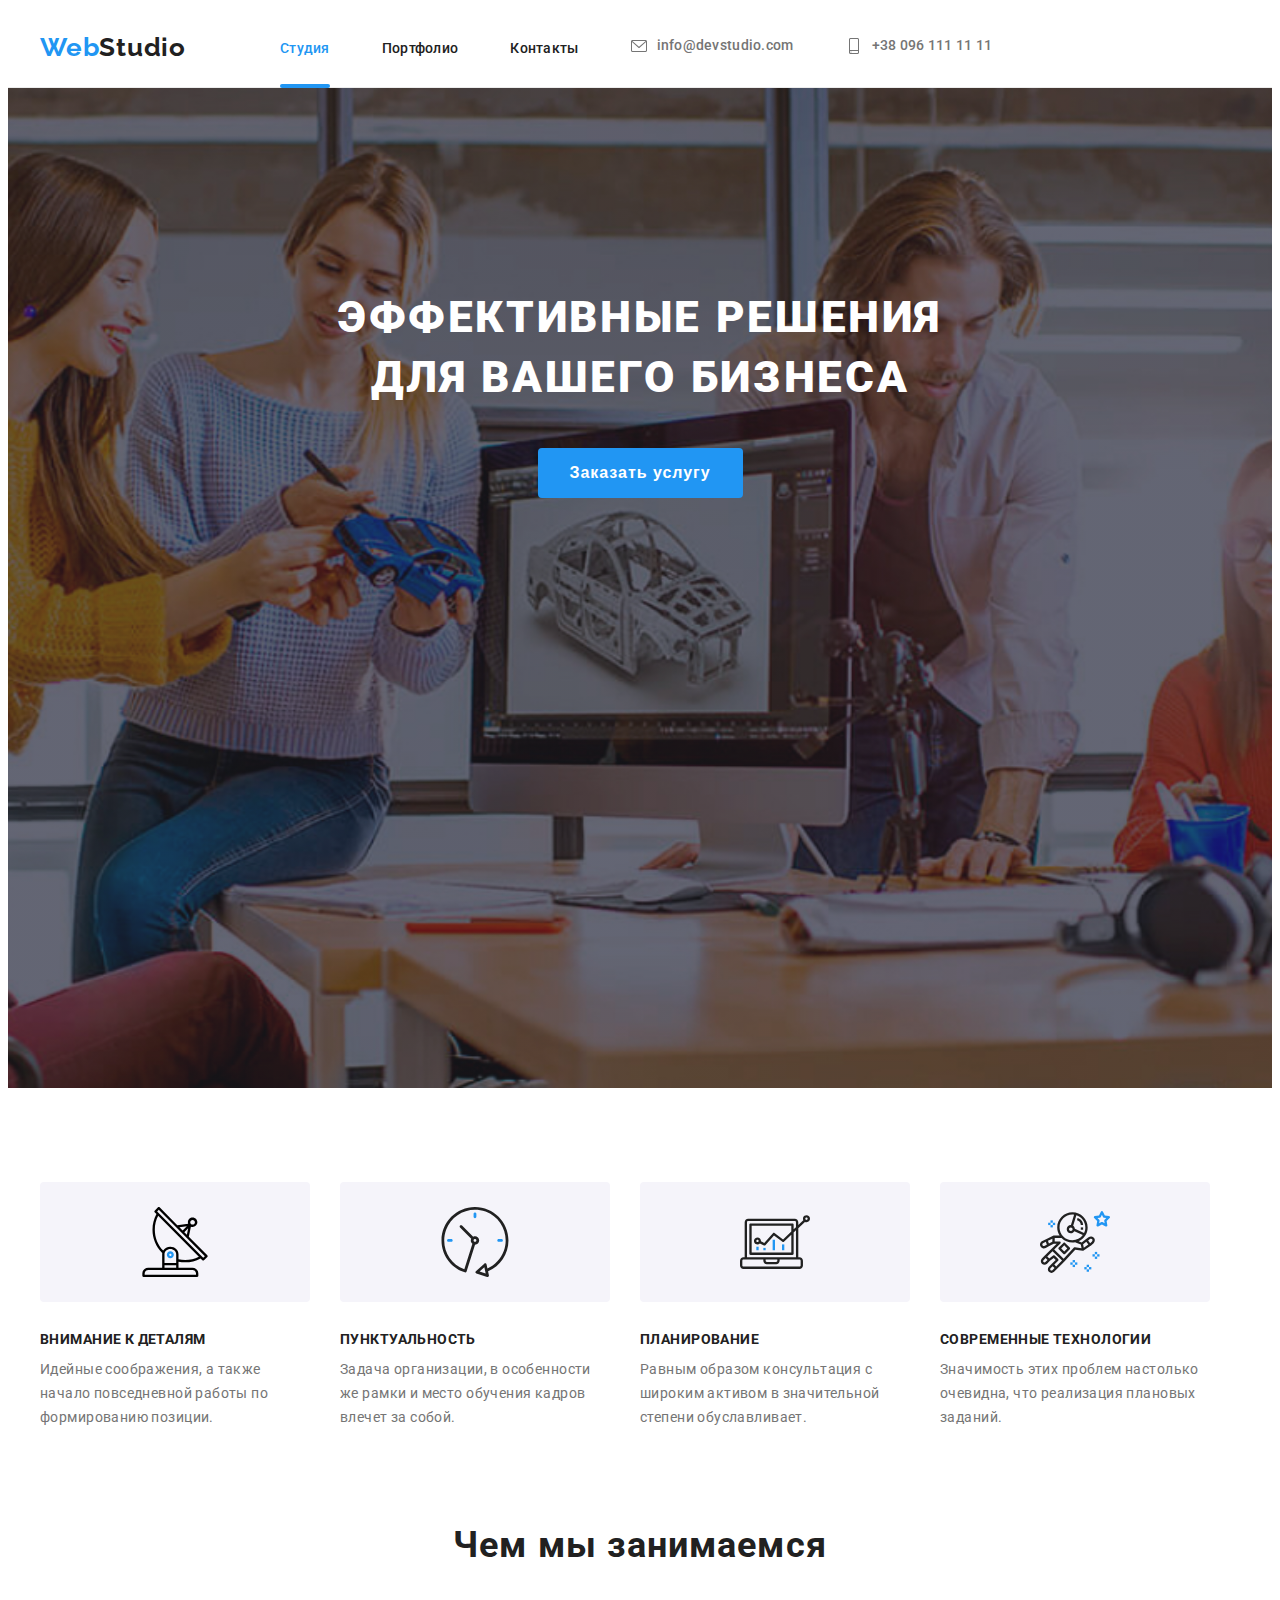
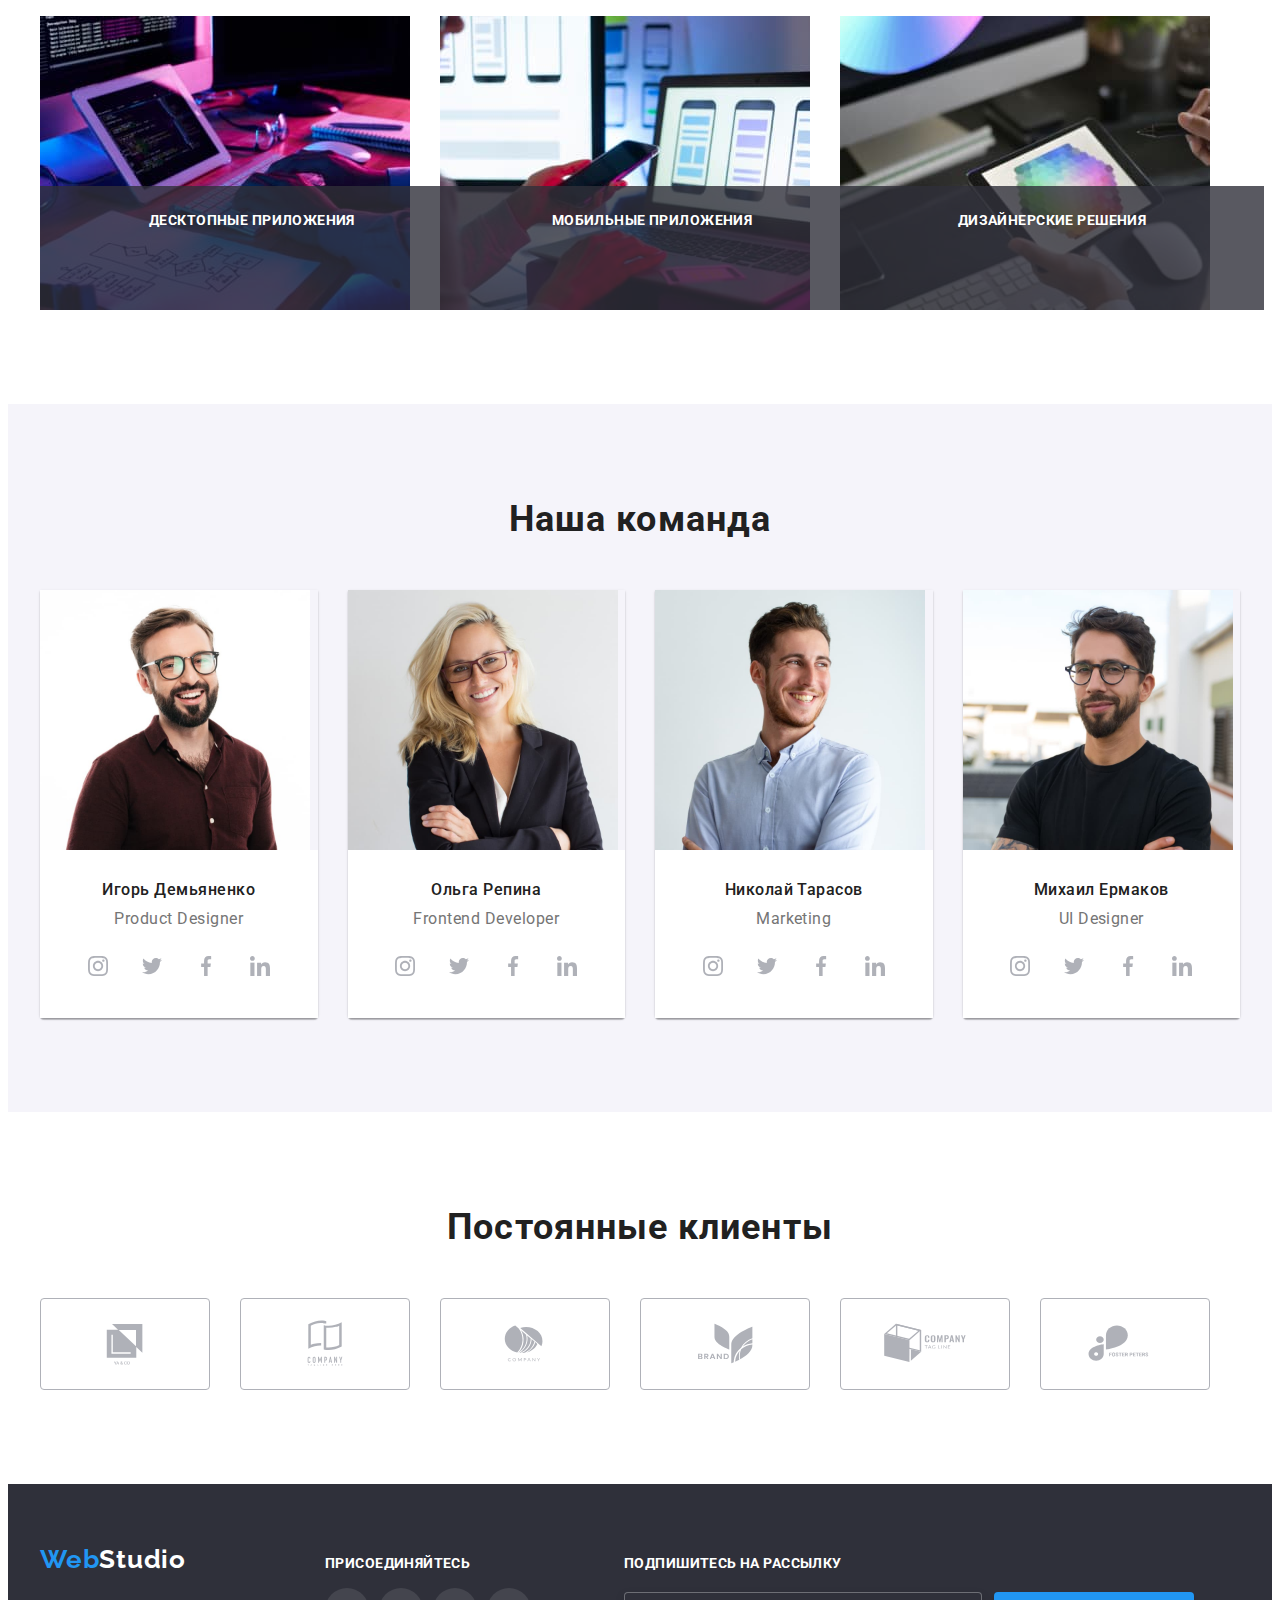
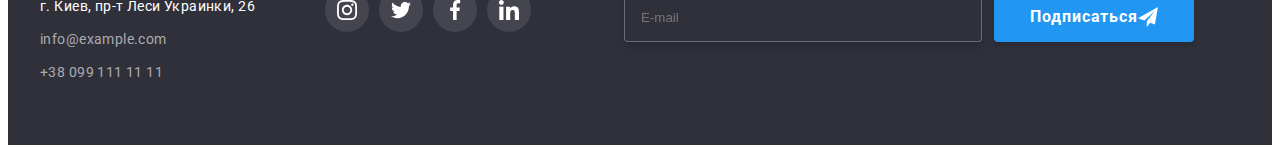
<file: index.html>
<!DOCTYPE html>
<html lang="ru">

<head>
  <meta charset="UTF-8" />
  <meta name="viewport" content="width=device-width, initial-scale=1.0" />
  <title>Document</title>
  <link rel="preconnect" href="https://fonts.googleapis.com">
  <link rel="preconnect" href="https://fonts.gstatic.com" crossorigin>
  <link href="https://fonts.googleapis.com/css2?family=Raleway:wght@700&family=Roboto:wght@400;500;700;900&display=swap"
    rel="stylesheet">
  <link rel="stylesheet" href="https://cdnjs.cloudflare.com/ajax/libs/modern-normalize/1.1.0/modern-normalize.min.css"
    integrity="sha512-wpPYUAdjBVSE4KJnH1VR1HeZfpl1ub8YT/NKx4PuQ5NmX2tKuGu6U/JRp5y+Y8XG2tV+wKQpNHVUX03MfMFn9Q=="
    crossorigin="anonymous" referrerpolicy="no-referrer" />

  <link rel="stylesheet" href="./css/main.min.css">
</head>

<body>
  <!-- Шапка сайта -->
  <header class="header">
    <div class="container">
      <nav class="header-navigation">
        <a class="logo header__logo link" href="/">
          Web<span class="studio header__studio">Studio</span>
        </a>


        <ul class="header-list list ">
          <li class="header-list__item"><a href="index.html" class="header-list__link current  link">Студия</a></li>
          <li class="header-list__item"><a href=" ./portfolio.html" class="header-list__link link">Портфолио</a></li>
          <li class="header-list__item"><a href="" class="header-list__link  link"> Контакты</a></li>

          <ul class="header-mail-tel">
            <li class="header-mail-tel__mail list"><a href="" class="header-mail-tel__mail-link link"><svg
                  class="header-mail-tel__mail-icon" width="16" height="16">
                  <use href="./images/icons.svg#icon-envelope"></use>
                </svg>info@devstudio.com</a></li>
            <li class="header-mail-tel__tel list"><a href="" class="header-mail-tel__tel-link link"><svg
                  class="header-mail-tel__tel-icon" width="16" height="16">
                  <use href="./images/icons.svg#icon-smartphone"></use>
                </svg>+38 096 111 11 11</a></li>
          </ul>
      </nav>
    </div>
  </header>

  <main>
    <!-- Герой -->
    <section class="hero">
      <div class="container hero-container">
        <h1 class="hero__text">Эффективные решения<br> для вашего бизнеса</h1>
        <button class="btn hero-btn" type="button" data-modal-open>Заказать услугу</button>
      </div>
    </section>

    <!-- Преимущества -->
    <section class="advantage">
      <div class="container container-advantage">
        <h2></h2>

        <ul class="advantage-list list">
          <li class="advantage__item  ">
            <div class="advantage__wrap ">
              <svg class="advantage__icon" width="70" height="70">
                <use href="./images/icons.svg#icon-antenna-1"></use>
              </svg>
            </div>
            <h3 class="advantage__pre-tittle ">Внимание к деталям</h3>
            <p class="advantage__tittle ">
              Идейные соображения, а также начало повседневной работы по формированию позиции.
            </p>

          </li>
          <li class="advantage__item ">
            <div class="advantage__wrap">
              <svg class="advantage__icon" width="70" height="70">
                <use href="./images/icons.svg#icon-clock-1"></use>
              </svg>
            </div>
            <h3 class="advantage__pre-tittle">Пунктуальность</h3>
            <p class="advantage__tittle">
              Задача организации, в особенности же рамки и место обучения кадров влечет за собой.
            </p>
          </li>
          <li class="advantage__item ">
            <div class="advantage__wrap">
              <svg class="advantage__icon" width="70" height="70">
                <use href="./images/icons.svg#icon-diagram-1"></use>
              </svg>
            </div>
            <h3 class="advantage__pre-tittle">Планирование</h3>
            <p class="advantage__tittle">
              Равным образом консультация с широким активом в значительной степени обуславливает.
            </p>
          </li>
          <li class="advantage__item ">
            <div class="advantage__wrap">
              <svg class="advantage__icon" width="70" height="70">
                <use href="./images/icons.svg#icon-astronaut-1"></use>
              </svg>
            </div>
            <h3 class="advantage__pre-tittle">Современные технологии</h3>
            <p class="advantage__tittle">
              Значимость этих проблем настолько очевидна, что реализация плановых заданий.
            </p>
          </li>
        </ul>
      </div>
    </section>

    <!-- Примеры работ -->
    <section class="examples">
      <div class="container container-examples">
        <h2 class="examples__text">Чем мы занимаемся</h2>

        <ul class="examples-list list">
          <li class="examples__item">
            <div class="examples__wrap">
              <img src="./images/img1.jpg" alt="планшет" width="370" />
              <p class="examples__top-text">Десктопные приложения</p>
            </div>
          </li>
          <li class="examples__item">
            <div class="examples__wrap">
              <img src="./images/img2.jpg" alt="ноутбук" width="370" />
              <p class="examples__top-text">Мобильные приложения</p>
            </div>
          </li>
          <li class="examples__item">
            <div class="examples__wrap"></div>
            <img src="./images/img3.jpg" alt="планшет" width="370" />
            <p class="examples__top-text">Дизайнерские решения</p>
      </div>
      </li>
      </ul>
      </div>
    </section>

    <!-- Наша команда -->
    <section class="team">
      <div class="container container-examples">
        <h2 class="team__text">Наша команда</h2>

        <ul class="team-list list">
          <li class="team-list__item">
            <img src="./images/img4.jpg" alt="продакт менеджер" width="270" />
            <div class="team-list__item-content">
              <h3 class="team-list__aftertext"> Игорь Демьяненко</h3>
              <p class="team-list__pretext">Product Designer</p>
              <ul class="team-list__social socials list">
                <li class="socials__item">
                  <a href="" class="socials__link networks">
                    <svg class="socials__icon" width="20" height="20">
                      <use href="./images/icons.svg#icon-instagram-2"></use>
                    </svg>
                  </a>
                </li>
                <li class="socials__item">
                  <a href="" class=" socials__link networks">
                    <svg class="socials__icon" width="20" height="20">
                      <use href="./images/icons.svg#icon-twitter-1"></use>
                    </svg></a>
                </li>
                <li class="socials__item">
                  <a href="" class=" socials__link networks">
                    <svg class="socials__icon" width="20" height="20">
                      <use href="./images/icons.svg#icon-facebook-1"></use>
                    </svg></a>
                </li>
                <li class="socials__item">
                  <a href="" class="socials__link networks">
                    <svg class="socials__icon" width="20" height="20">
                      <use href="./images/icons.svg#icon-linkedin-1"></use>
                    </svg></a>
                </li>
              </ul>
            </div>
          </li>
          <li class="team-list__item">
            <img src="./images/img5.jpg" alt="фронтенд розробник" width="270" />
            <div class="team-list__item-content">
              <h3 class="team-list__aftertext"> Ольга Репина</h3>
              <p class="team-list__pretext"> Frontend Developer</p>
              <ul class="team-list__social socials list">
                <li class="socials__item">
                  <a href="" class=" socials__link networks">
                    <svg class="socials__icon" width="20" height="20">
                      <use href="./images/icons.svg#icon-instagram-2"></use>
                    </svg>
                  </a>
                </li>
                <li class="socials__item">
                  <a href="" class="socials__link networks">
                    <svg class="socials__icon" width="20" height="20">
                      <use href="./images/icons.svg#icon-twitter-1"></use>
                    </svg></a>
                </li>
                <li class="socials__item">
                  <a href="" class=" socials__link networks">
                    <svg class="socials__icon" width="20" height="20">
                      <use href="./images/icons.svg#icon-facebook-1"></use>
                    </svg></a>
                </li>
                <li class="socials__item">
                  <a href="" class=" socials__link networks">
                    <svg class="socials__icon" width="20" height="20">
                      <use href="./images/icons.svg#icon-linkedin-1"></use>
                    </svg></a>
                </li>
              </ul>
            </div>
          </li>
          <li class="team-list__item">
            <img src="./images/img6.jpg" alt="маркетолог" width="270" />
            <div class="team-list__item-content">
              <h3 class="team-list__aftertext"> Николай Тарасов</h3>
              <p class="team-list__pretext">Marketing</p>
              <ul class="team-list__social socials list">
                <li class="socials__item">
                  <a href="" class="  socials__link networks">
                    <svg class="socials__icon" width="20" height="20">
                      <use href="./images/icons.svg#icon-instagram-2"></use>
                    </svg>
                  </a>
                </li>
                <li class="socials__item">
                  <a href="" class=" socials__link networks">
                    <svg class="socials__icon" width="20" height="20">
                      <use href="./images/icons.svg#icon-twitter-1"></use>
                    </svg></a>
                </li>
                <li class="socials__item">
                  <a href="" class=" socials__link networks">
                    <svg class="socials__icon" width="20" height="20">
                      <use href="./images/icons.svg#icon-facebook-1"></use>
                    </svg></a>
                </li>
                <li class="socials__item">
                  <a href="" class=" socials__link networks">
                    <svg class="socials__icon" width="20" height="20">
                      <use href="./images/icons.svg#icon-linkedin-1"></use>
                    </svg></a>
                </li>
              </ul>
            </div>
          </li>
          <li class="team-list__item">
            <img src="./images/img7.jpg" alt="дизайнер" width="270" />
            <div class="team-list__item-content">
              <h3 class="team-list__aftertext"> Михаил Ермаков</h3>
              <p class="team-list__pretext">UI Designer</p>
              <ul class="team-list__social socials list">
                <li class="socials__item">
                  <a href="" class=" socials__link networks">
                    <svg class="socials__icon" width="20" height="20">
                      <use href="./images/icons.svg#icon-instagram-2"></use>
                    </svg>
                  </a>
                </li>
                <li class="socials__item">
                  <a href="" class=" socials__link networks">
                    <svg class="socials__icon" width="20" height="20">
                      <use href="./images/icons.svg#icon-twitter-1"></use>
                    </svg></a>
                </li>
                <li class="socials__item">
                  <a href="" class=" socials__link networks">
                    <svg class="socials__icon" width="20" height="20">
                      <use href="./images/icons.svg#icon-facebook-1"></use>
                    </svg></a>
                </li>
                <li class="socials__item">
                  <a href="" class=" socials__link networks">
                    <svg class="socials__icon" width="20" height="20">
                      <use href="./images/icons.svg#icon-linkedin-1"></use>
                    </svg></a>
                </li>
              </ul>
            </div>
          </li>
        </ul>
      </div>
    </section>
    <!-- ------------------------ПОСТОЯННЫЕ КЛИЕНТЫ-------------------------------- -->
    <section class="clients">
      <div class="container container-clients ">
        <h2 class="clients__text">Постоянные клиенты</h2>
        <ul class="clients-list list">
          <li class="clients__item">
            <a href="" class="clients__link">
              <svg class="clients__icon" width="172" height="92">
                <use href="./images/icons.svg#icon-Logo"></use>
              </svg>
            </a>
          </li>
          <li class="clients__item">
            <a href="" class="clients__link">
              <svg class="clients__icon" width="170" height="92">
                <use href="./images/icons.svg#icon-Logo-1"></use>
              </svg></a>
          </li>
          <li class="clients__item">
            <a href="" class="clients__link">
              <svg class="clients__icon" width="170" height="92">
                <use href="./images/icons.svg#icon-Logo-2"></use>
              </svg></a>
          </li>
          <li class="clients__item">
            <a href="" class="clients__link">
              <svg class="clients__icon" width="170" height="92">
                <use href="./images/icons.svg#icon-Logo-3"></use>
              </svg></a>
          </li>
          <li class="clients__item">
            <a href="" class="clients__link">
              <svg class="clients__icon" width="170" height="92">
                <use href="./images/icons.svg#icon-Logo-4"></use>
              </svg></a>
          </li>
          <li class="clients__item">
            <a href="" class="clients__link">
              <svg class="clients__icon" width="170" height="92">
                <use href="./images/icons.svg#icon-Logo-5"></use>
              </svg></a>
          </li>
        </ul>
      </div>
    </section>
  </main>

  <!-- Футер -->
  <footer class="footer">
    <div class="container footer-container">
      <div>
        <div class="container-footer-logo">
          <a class="logo footer__logo link" href="/">
            Web<span class="studio footer__studio">Studio</span>
          </a>
        </div>

        <address class="adress">

          <ul class="adress-list list">
            <li class="adress-list__item">
              <a class="adress-list__gps link"
                href="https://www.google.com/maps/place/%D0%B1%D1%83%D0%BB.+%D0%9B%D0%B5%D1%81%D0%B8+%D0%A3%D0%BA%D1%80%D0%B0%D0%B8%D0%BD%D0%BA%D0%B8,+26,+%D0%9A%D0%B8%D0%B5%D0%B2,+02000/@50.4265807,30.5361971,17z/data=!3m1!4b1!4m5!3m4!1s0x40d4cf0e033ecbe9:0x57a4dffefec77da0!8m2!3d50.4265807!4d30.5383858">
                г. Киев, пр-т Леси Украинки, 26 </a>
            </li>
            <li class="adress-list__item">
              <a class="adress-list__mail link" href="mailto:info@example.com">info@example.com</a>
            </li>
            <li class="adress-list__item">
              <a class="adress-list__tel link" href="tel:+38 099 111 11 11">+38 099 111 11 11</a>
            </li>
          </ul>
        </address>
      </div>
      <div class="footer-join">
        <p class="footer-join__join">ПРИСОЕДИНЯЙТЕСЬ</p>
        <ul class="footer-join__social-list list">
          <li class="footer-join__social-item">
            <a href="" class="networks footer-join__social-link">
              <svg class="footer-join__social-icon" width="20" height="20">
                <use href="./images/icons.svg#icon-instagram-2"></use>
              </svg>
            </a>
          </li>
          <li class="footer-join__social-item">
            <a href="" class="networks footer-join__social-link">
              <svg class="footer-join__social-icon" width="20" height="20">
                <use href="./images/icons.svg#icon-twitter-1"></use>
              </svg></a>
          </li>
          <li class="footer-join__social-item">
            <a href="" class="networks footer-join__social-link">
              <svg class="footer-join__social-icon" width="20" height="20">
                <use href="./images/icons.svg#icon-facebook-1"></use>
              </svg></a>
          </li>
          <li class="footer-join__social-item">
            <a href="" class="networks footer-join__social-link">
              <svg class="footer-join__social-icon" width="20" height="20">
                <use href="./images/icons.svg#icon-linkedin-1"></use>
              </svg></a>
          </li>
        </ul>
      </div>
      <div class="footer-subscription">
        <p class="footer-subscription__mailing">Подпишитесь на рассылку</p>
        <form action="" class="footer-subscription__form">
          <input type="text" name="user-mail" placeholder="E-mail" class="footer-subscription__mail-subscription">
          <button type="submit" class="btn btn-subscription">Подписаться <svg class="footer-btn-icon" width="20"
              height="20">
              <use href="./images/icons.svg#icon-icon-send"></use>
            </svg></button>
        </form>
      </div>
    </div>
  </footer>
  <!-- ----------------------------МОДАЛКА---------------------------- -->
  <div class="backdrop is-hidden " data-modal>
    <div class="modal">
      <button type="button" class="modal__close" data-modal-close>
        <svg class="modal__close-icon" width="18" height="18">
          <use href="./images/icons.svg#icon-close-black-18dp-2-1"></use>
        </svg>
      </button>
      <p class="modal__title">Оставьте свои данные, мы вам перезвоним</p>
      <form action="" class="modal__form">
        <div class="modal__form-field">
          <label for="user-name" class="modal__input-text">Имя</label>
          <div class="modal__input-wrap">
            <input type="text" name="user-name" class="modal__input" required minlength="2" id="user-name">
            <svg class="modal__input-icon" width="18" height="18">
              <use href="./images/icons.svg#icon-person-black-18dp-1"></use>
            </svg>
          </div>
        </div>
        <div class="modal__form-field">
          <label for="user-tel" class="modal__input-text">Телефон</label>
          <div class="modal__input-wrap">
            <input type="tel" name="user-tel" class="modal__input" required id="user-tel">
            <svg class="modal__input-icon" width="18" height="18">
              <use href="./images/icons.svg#icon-phone-black-18dp-1"></use>
            </svg>
          </div>
        </div>
        <div class="modal__form-field">
          <label for="user-mail" class="modal__input-text">Почта</label>
          <div class="modal__input-wrap">
            <input type="mail" name="user-tel" class="modal__input" required id="user-mail">
            <svg class="modal__input-icon" width="18" height="18">
              <use href="./images/icons.svg#icon-email-black-18dp-1"></use>
            </svg>
          </div>
        </div>
        <div class="modal__coment-field">
          <label for="user-text" class="modal__input-text">Комментарий</label>
          <textarea name="user-text" id="user-text" class="modal__text" placeholder="Введите текст"></textarea>
        </div>
        <div class="modal__checkbox-field">
          <input type="checkbox" name="policy" id="modal-check" class="modal__check visually-hidden">
          <label for="modal-check" class="modal__check-text"> <span class="modal__span"> <svg class="modal__icon-check"
                width="16" height="15">
                <use href="./images/icons.svg#icon-Vector"></use>
              </svg></span> Соглашаюсь с рассылкой и принимаю <a href="" class="modal__link"> Условия
              договора</a></label>

        </div>
        <button type="submit" class="modal__btn">Отправить</button>
      </form>
    </div>
  </div>
  <script src="./js/modal.js"></script>
</body>

</html>
</file>
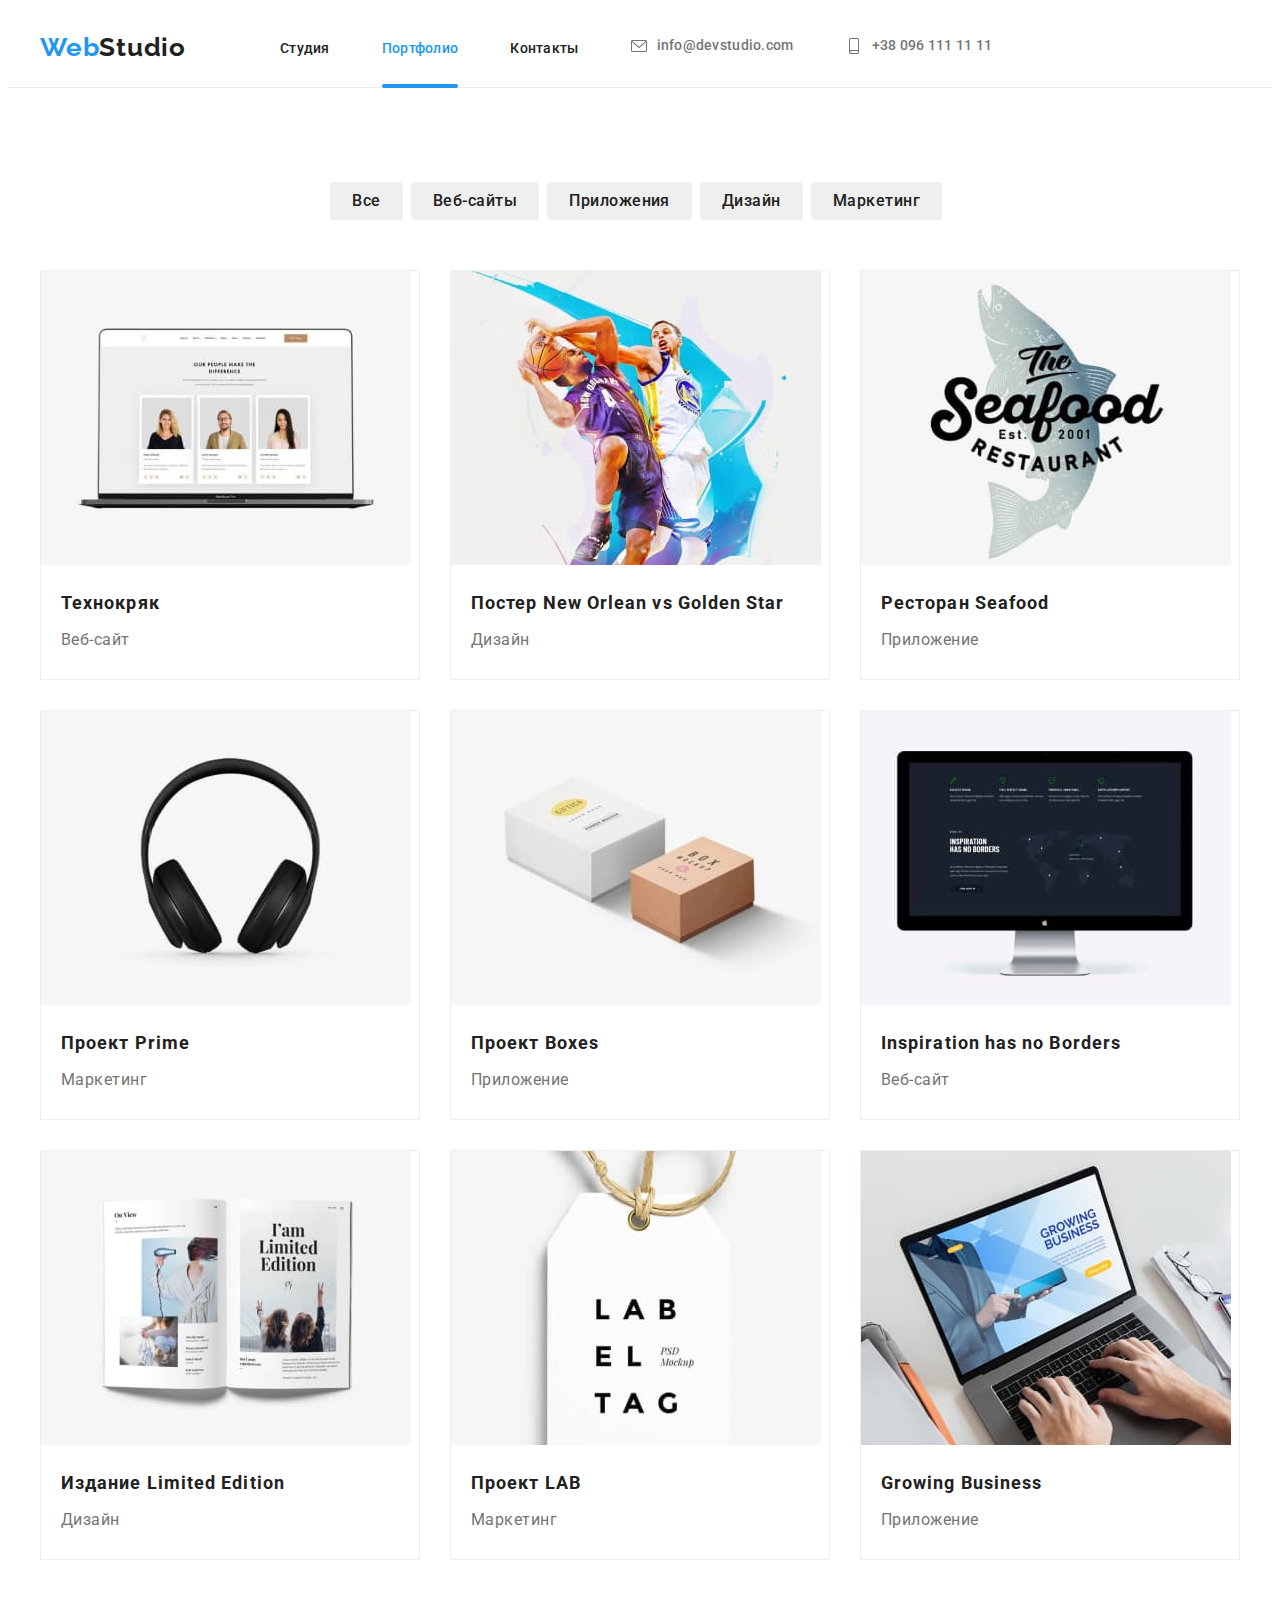
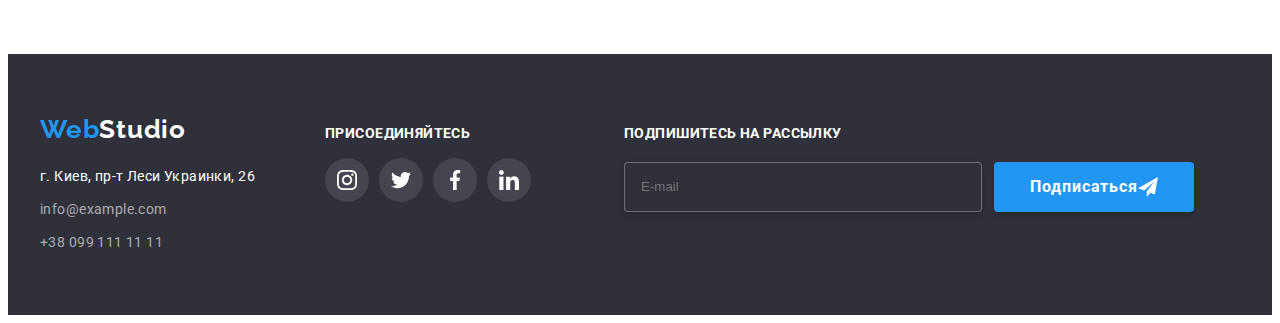
<file: portfolio.html>
<!DOCTYPE html>
<html lang="ru">

<head>
    <meta charset="UTF-8" />
    <meta name="viewport" content="width=device-width, initial-scale=1.0" />
    <title>Document</title>
    <link rel="preconnect" href="https://fonts.googleapis.com">
    <link rel="preconnect" href="https://fonts.gstatic.com" crossorigin>
    <link
        href="https://fonts.googleapis.com/css2?family=Raleway:wght@700&family=Roboto:wght@400;500;700;900&display=swap"
        rel="stylesheet">
    <link rel="stylesheet" href="https://cdnjs.cloudflare.com/ajax/libs/modern-normalize/1.1.0/modern-normalize.min.css"
        integrity="sha512-wpPYUAdjBVSE4KJnH1VR1HeZfpl1ub8YT/NKx4PuQ5NmX2tKuGu6U/JRp5y+Y8XG2tV+wKQpNHVUX03MfMFn9Q=="
        crossorigin="anonymous" referrerpolicy="no-referrer" />
    <link rel="stylesheet" href="./css/main.min.css">
</head>

<body>
    <!-- Шапка сайта -->
    <header class="header">
        <div class="container">
            <nav class="header-navigation">
                <a class="logo header__logo link" href="/">
                    Web<span class="studio header__studio">Studio</span>
                </a>


                <ul class="header-list list ">
                    <li class="header-list__item"><a href="index.html" class="header-list__link  link">Студия</a>
                    </li>
                    <li class="header-list__item"><a href=" ./portfolio.html"
                            class="header-list__link current link">Портфолио</a>
                    </li>
                    <li class="header-list__item"><a href="" class="header-list__link  link"> Контакты</a></li>
                    <ul class="header-mail-tel">
                        <li class="header-mail-tel__mail list"><a href="" class="header-mail-tel__mail-link link"><svg
                                    class="header-mail-tel__mail-icon" width="16" height="16">
                                    <use href="./images/icons.svg#icon-envelope"></use>
                                </svg>info@devstudio.com</a></li>
                        <li class="header-mail-tel__tel list"><a href="" class="header-mail-tel__tel-link link"><svg
                                    class="header-mail-tel__tel-icon" width="16" height="16">
                                    <use href="./images/icons.svg#icon-smartphone"></use>
                                </svg>+38 096 111 11 11</a></li>
                    </ul>
            </nav>
        </div>
    </header>
    <main>
        <!-- Кнопки -->
        <section class="main-menu">
            <div class="container">
                <h1 class="main-menu__buttons">Кнопки</h1>
                <div class="container-buttons">
                    <ul class="main-menu__list list">
                        <li class="main-menu__item"><button class="main-menu__main-btn" type="button">Все</button></li>
                        <li class="main-menu__item"><button class="main-menu__main-btn" type="button">Веб-сайты</button>
                        </li>
                        <li class="main-menu__item"><button class="main-menu__main-btn"
                                type="button">Приложения</button></li>
                        <li class="main-menu__item"><button class="main-menu__main-btn" type="button">Дизайн</button>
                        </li>
                        <li class="main-menu__item"><button class="main-menu__main-btn" type="button">Маркетинг</button>
                        </li>

                    </ul>
                </div>

                <!-- Портфолио -->
                <ul class="portfolio-list list">
                    <li class="portfolio-list__item  "><a class="portfolio-list__link" href="">
                            <div class="portfolio-list__link-wrap"> <img src="./images/portfolio1.jpg" alt="ноутбук"
                                    width="370" />
                                <p class="portfolio-list__top-text">Технокряк это современная площадка распространения
                                    коронавируса. Компании используют эту
                                    платформу для цифрового
                                    шпионажа и атак на защищённые сервера конкурентов.</p>
                            </div>
                            <div class="portfolio-list__item-content ">
                                <h2 class="portfolio-list__text">Технокряк</h2>
                                <p class="portfolio-list__pretext ">Веб-сайт</p>
                            </div>
                        </a></li>
                    <li class="portfolio-list__item"><a class="portfolio-list__link" href="">
                            <div class="portfolio-list__link-wrap"> <img src="./images/portfolio2.jpg"
                                    alt="два баскетболиста" width="370" />
                                <p class="portfolio-list__top-text">Технокряк это современная площадка распространения
                                    коронавируса. Компании используют эту
                                    платформу для цифрового
                                    шпионажа и атак на защищённые сервера конкурентов.</p>
                            </div>
                            <div class="portfolio-list__item-content">
                                <h2 class="portfolio-list__text">Постер New Orlean vs Golden Star</h2>
                                <p class="portfolio-list__pretext">Дизайн</p>
                            </div>
                        </a></li>
                    <li class="portfolio-list__item"><a class="portfolio-list__link" href="">
                            <div class="portfolio-list__link-wrap"> <img src="./images/portfolio3.jpg"
                                    alt="лого ресторана" width="370" />
                                <p class="portfolio-list__top-text">Технокряк это современная площадка распространения
                                    коронавируса. Компании используют эту
                                    платформу для цифрового
                                    шпионажа и атак на защищённые сервера конкурентов.</p>
                            </div>
                            <div class="portfolio-list__item-content">
                                <h2 class="portfolio-list__text">Ресторан Seafood</h2>
                                <p class="portfolio-list__pretext">Приложение</p>
                            </div>
                        </a></li>

                    <li class="portfolio-list__item"><a class="portfolio-list__link" href="">
                            <div class="portfolio-list__link-wrap"> <img src="./images/portfolio4.jpg" alt="наушники"
                                    width="370" />
                                <p class="portfolio-list__top-text">Технокряк это современная площадка распространения
                                    коронавируса. Компании используют эту
                                    платформу для цифрового
                                    шпионажа и атак на защищённые сервера конкурентов.</p>
                            </div>
                            <div class="portfolio-list__item-content">
                                <h2 class="portfolio-list__text">Проект Prime</h2>
                                <p class="portfolio-list__pretext">Маркетинг</p>
                            </div>
                        </a></li>
                    <li class="portfolio-list__item"><a class="portfolio-list__link" href="">
                            <div class="portfolio-list__link-wrap"> <img src="./images/portfolio5.jpg" alt="две коробки"
                                    width="370" />
                                <p class="portfolio-list__top-text">Технокряк это современная площадка распространения
                                    коронавируса. Компании используют эту
                                    платформу для цифрового
                                    шпионажа и атак на защищённые сервера конкурентов.</p>
                            </div>
                            <div class="portfolio-list__item-content">
                                <h2 class="portfolio-list__text">Проект Boxes</h2>
                                <p class="portfolio-list__pretext">Приложение</p>
                            </div>
                        </a></li>
                    <li class="portfolio-list__item"><a class="portfolio-list__link" href="">
                            <div class="portfolio-list__link-wrap"> <img src="./images/portfolio6.jpg" alt="монитор"
                                    width="370" />
                                <p class="portfolio-list__top-text">Технокряк это современная площадка распространения
                                    коронавируса. Компании используют эту
                                    платформу для цифрового
                                    шпионажа и атак на защищённые сервера конкурентов.</p>
                            </div>
                            <div class="portfolio-list__item-content">
                                <h2 class="portfolio-list__text">Inspiration has no Borders</h2>
                                <p class="portfolio-list__pretext">Веб-сайт</p>
                            </div>
                        </a></li>

                    <li class="portfolio-list__item"><a class="portfolio-list__link" href="">
                            <div class="portfolio-list__link-wrap"> <img src="./images/portfolio7.jpg" alt="журнал"
                                    width="370" />
                                <p class="portfolio-list__top-text">Технокряк это современная площадка распространения
                                    коронавируса. Компании используют эту
                                    платформу для цифрового
                                    шпионажа и атак на защищённые сервера конкурентов.</p>
                            </div>
                            <div class="portfolio-list__item-content">
                                <h2 class="portfolio-list__text">Издание Limited Edition</h2>
                                <p class="portfolio-list__pretext">Дизайн</p>
                            </div>
                        </a></li>
                    <li class="portfolio-list__item"><a class="portfolio-list__link" href="">
                            <div class="portfolio-list__link-wrap"> <img src="./images/portfolio8.jpg" alt="эмблема"
                                    width="370" />
                                <p class="portfolio-list__top-text">Технокряк это современная площадка распространения
                                    коронавируса. Компании используют эту
                                    платформу для цифрового
                                    шпионажа и атак на защищённые сервера конкурентов.</p>
                            </div>
                            <div class="portfolio-list__item-content">
                                <h2 class="portfolio-list__text">Проект LAB</h2>
                                <p class="portfolio-list__pretext">Маркетинг</p>
                            </div>
                        </a></li>
                    <li class="portfolio-list__item"><a class="portfolio-list__link" href="">
                            <div class="portfolio-list__link-wrap"> <img src="./images/portfolio9.jpg" alt="ноутбук"
                                    width="370" />
                                <p class="portfolio-list__top-text">Технокряк это современная площадка распространения
                                    коронавируса. Компании используют эту
                                    платформу для цифрового
                                    шпионажа и атак на защищённые сервера конкурентов.</p>
                            </div>
                            <div class="portfolio-list__item-content">
                                <h2 class="portfolio-list__text">Growing Business</h2>
                                <p class="portfolio-list__pretext">Приложение</p>
                            </div>
                        </a></li>

                </ul>
            </div>
        </section>
    </main>
    <!-- Футер -->
    <footer class="footer">
        <div class="container footer-container">
            <div>
                <div class="container-footer-logo">
                    <a class="logo footer__logo link" href="/">
                        Web<span class="studio footer__studio">Studio</span>
                    </a>
                </div>

                <address class="adress">

                    <ul class="adress-list list">
                        <li class="adress-list__item">
                            <a class="adress-list__gps link"
                                href="https://www.google.com/maps/place/%D0%B1%D1%83%D0%BB.+%D0%9B%D0%B5%D1%81%D0%B8+%D0%A3%D0%BA%D1%80%D0%B0%D0%B8%D0%BD%D0%BA%D0%B8,+26,+%D0%9A%D0%B8%D0%B5%D0%B2,+02000/@50.4265807,30.5361971,17z/data=!3m1!4b1!4m5!3m4!1s0x40d4cf0e033ecbe9:0x57a4dffefec77da0!8m2!3d50.4265807!4d30.5383858">
                                г. Киев, пр-т Леси Украинки, 26 </a>
                        </li>
                        <li class="adress-list__item">
                            <a class="adress-list__mail link" href="mailto:info@example.com">info@example.com</a>
                        </li>
                        <li class="adress-list__item">
                            <a class="adress-list__tel link" href="tel:+38 099 111 11 11">+38 099 111 11 11</a>
                        </li>
                    </ul>
                </address>
            </div>
            <div class="footer-join">
                <p class="footer-join__join">ПРИСОЕДИНЯЙТЕСЬ</p>
                <ul class="footer-join__social-list list">
                    <li class="footer-join__social-item">
                        <a href="" class="networks footer-join__social-link">
                            <svg class="footer-join__social-icon" width="20" height="20">
                                <use href="./images/icons.svg#icon-instagram-2"></use>
                            </svg>
                        </a>
                    </li>
                    <li class="footer-join__social-item">
                        <a href="" class="networks footer-join__social-link">
                            <svg class="footer-join__social-icon" width="20" height="20">
                                <use href="./images/icons.svg#icon-twitter-1"></use>
                            </svg></a>
                    </li>
                    <li class="footer-join__social-item">
                        <a href="" class="networks footer-join__social-link">
                            <svg class="footer-join__social-icon" width="20" height="20">
                                <use href="./images/icons.svg#icon-facebook-1"></use>
                            </svg></a>
                    </li>
                    <li class="footer-join__social-item">
                        <a href="" class="networks footer-join__social-link">
                            <svg class="footer-join__social-icon" width="20" height="20">
                                <use href="./images/icons.svg#icon-linkedin-1"></use>
                            </svg></a>
                    </li>
                </ul>
            </div>
            <div class="footer-subscription">
                <p class="footer-subscription__mailing">Подпишитесь на рассылку</p>
                <form action="" class="footer-subscription__form">
                    <input type="text" name="user-mail" placeholder="E-mail"
                        class="footer-subscription__mail-subscription">
                    <button type="submit" class="btn btn-subscription">Подписаться <svg class="footer-btn-icon"
                            width="20" height="20">
                            <use href="./images/icons.svg#icon-icon-send"></use>
                        </svg></button>
                </form>
            </div>
        </div>
    </footer>
</body>

</html>
</file>
<file: css/main.min.css>
:root{--main-tittle-color: #212121;--tittle-text-color: #757575;--accent-color:      #2196f3;--first-text-color:  #2F303A;--second-text-color: #F5F4FA;--third-text-color: #E5E5E5;--fourth-text-color: #ffffff;--fifth-text-color: rgba(255, 255, 255, 0.6);--sixth-text-color: #AFB1B8}p,h1,h2,h3,h4,h5,h6{margin:0}ul{margin:0;padding:0}button{cursor:pointer}img{display:block;max-width:100%;height:auto}.visually-hidden{position:absolute;white-space:nowrap;width:1px;height:1px;overflow:hidden;border:0;padding:0;clip:rect(0 0 0 0);clip-path:inset(50%);margin:-1px}body{font-family:"Roboto", sans-serif;color:var(--main-tittle-color)}.list{list-style:none}.link{text-decoration:none}.container{width:1200px;padding-left:15px;padding-right:15px;margin:0 auto}.btn,.networks,.modal__close,.advantage__wrap,.clients__link,.header-navigation,.header-container,.header-mail-tel__mail-icon,.header-mail-tel__tel-icon{display:flex;align-items:center}.btn{font-size:16px;line-height:1.87;letter-spacing:.06em;font-weight:700;text-align:center;border-radius:4px;border:var(--accent-color);color:var(--fourth-text-color);background-color:var(--accent-color)}.networks{width:100%;height:100%;border-radius:50%;justify-content:center;transition:color 250ms cubic-bezier(0.4, 0, 0.2, 1),background-color 250ms cubic-bezier(0.4, 0, 0.2, 1)}.logo{font-size:26px;line-height:1.19;letter-spacing:.03em;font-weight:700;font-family:Raleway;color:var(--accent-color)}.studio{font-family:Raleway;font-size:26px;line-height:1.19;letter-spacing:.03em;font-weight:700}.backdrop{width:100vw;height:100vh;background-color:rgba(23,26,36,0.2);position:fixed;top:0;left:0;transition:opacity 250ms, visibility 250ms}.backdrop.is-hidden .modal{transform:scale(1.5)}.modal{width:528px;min-height:581px;background-color:var(--fourth-text-color);box-shadow:0px 1px 3px rgba(0,0,0,0.12),0px 1px 1px rgba(0,0,0,0.14),0px 2px 1px rgba(0,0,0,0.2);border-radius:4px;position:absolute;padding:40px;top:50%;left:50%;transform:scale(1) rotate(0) translate(-50%, -50%);transition:transform 250ms}.modal__close{position:absolute;top:8px;right:8px;width:30px;height:30px;background-color:var(--fourth-text-color);border:1px solid rgba(0,0,0,0.1);border-radius:50%;justify-content:center}.is-hidden{visibility:hidden;opacity:0;pointer-events:none}.modal__close-icon{transition:fill 250ms cubic-bezier(0.4, 0, 0.2, 1)}.modal__close-icon:hover{fill:var(--accent-color)}.modal__title{font-size:20px;line-height:1.15;letter-spacing:.03em;font-weight:700;font-family:Roboto;text-align:center;margin-bottom:12px}.modal__form-field{margin-bottom:10px}.modal__coment-field{margin-bottom:20px}.modal__checkbox-field{display:flex;margin-bottom:30px;align-items:center}.modal__input-wrap{position:relative}.modal__input-icon{position:absolute;top:50%;transform:translateY(-50%);left:15px;transition:fill 250ms cubic-bezier(0.4, 0, 0.2, 1)}.modal__input{width:100%;height:40px;border:1px solid rgba(33,33,33,0.2);box-sizing:border-box;border-radius:4px;padding-left:42px;padding-right:15px;background-color:transparent;outline:none;transition:border-color 250ms cubic-bezier(0.4, 0, 0.2, 1)}.modal__input:focus+.input-icon{fill:var(--accent-color)}.modal__input:focus{border-color:var(--accent-color)}.modal__input-text{font-size:12px;line-height:1.17;letter-spacing:.01em;font-weight:400;font-family:Roboto;display:block;margin-bottom:4px;color:var(--tittle-text-color)}.modal__text{width:100%;height:120px;border:1px solid rgba(33,33,33,0.2);box-sizing:border-box;border-radius:4px;padding:12px 16px;resize:none;outline:none}.modal__text::placeholder{font-family:Roboto;font-size:14px;line-height:1.14;letter-spacing:.01em;font-weight:400;color:rgba(117,117,117,0.5)}.modal__text:focus{border-color:var(--accent-color)}.modal__btn{font-size:16px;line-height:1.89;letter-spacing:.06em;font-weight:700;font-family:Roboto;width:200px;height:50px;display:block;margin:0 auto;color:var(--fourth-text-color);background-color:var(--accent-color);box-shadow:0px 4px 4px rgba(0,0,0,0.15);border-radius:4px;border:var(--accent-color);transition:background-color 250ms cubic-bezier(0.4, 0, 0.2, 1)}.modal__btn:focus,.modal__btn:hover{background-color:#188CE8}.modal__check-text{display:flex;font-family:Roboto;font-size:14px;line-height:1.71;letter-spacing:.03em;font-weight:400;color:var(--tittle-text-color);align-items:center}.modal__link{display:block;font-family:Roboto;font-size:14px;line-height:1.71;letter-spacing:.03em;font-weight:400;color:var(--accent-color);margin-left:5px;text-decoration-skip-ink:none}.modal__span{width:16px;height:15px;border:2px solid;margin-right:5px;border-radius:2px;color:var(--main-tittle-color);display:flex;align-items:center;justify-content:center}.modal__icon-check{fill:var(--fourth-text-color)}.modal__check:checked+.modal__check-text span{background-color:var(--accent-color);border:none}.modal__check{visibility:hidden}.advantage{background-color:var(--fourth-text-color);padding-top:94px}.advantage-list{display:flex}.advantage__pre-tittle{font-size:14px;line-height:1.14;letter-spacing:.03em;font-weight:700;width:270px;margin-bottom:10px;text-transform:uppercase;color:var(--main-tittle-color)}.advantage__tittle{font-size:14px;line-height:1.71;width:270px;letter-spacing:0.03em;color:var(--tittle-text-color)}.advantage__wrap{margin-bottom:30px;margin-right:30px;width:270px;height:120px;justify-content:center;background-color:var(--second-text-color);box-sizing:content-box;border-radius:4px}.clients{background-color:var(--fourth-text-color);padding:94px 0px}.clients__text{font-size:36px;line-height:1.17;letter-spacing:.03em;font-weight:700;text-align:center;margin-bottom:50px}.clients-list{display:flex}.clients__link{width:170px;height:92px;border:1px solid var(--sixth-text-color);box-sizing:border-box;justify-content:center;border-radius:4px;margin-right:30px;color:var(--sixth-text-color);transition:color 250ms cubic-bezier(0.4, 0, 0.2, 1),border 250ms cubic-bezier(0.4, 0, 0.2, 1)}.clients__link:hover,.clients__link:focus{color:var(--accent-color);border:1px solid var(--accent-color)}.clients__link:focus{fill:currentColor}.clients__icon{fill:currentColor}.clients__icon:hover{fill:currentColor}.examples{background-color:var(--fourth-text-color);padding:94px 0px}.examples__item{margin-right:30px;position:relative}.examples__item:last-child{margin-right:0px}.examples-list{display:flex}.examples__wrap{position:relative}.examples__top-text{position:absolute;bottom:0;left:0;font-size:14px;line-height:1.14;letter-spacing:.03em;font-weight:700;text-align:center;text-transform:uppercase;color:var(--fourth-text-color);background:rgba(47,48,58,0.8);width:370px;height:70px;padding:27px}.examples__text{font-size:36px;line-height:1.17;letter-spacing:.03em;font-weight:700;text-align:center;margin-bottom:50px;color:var(--main-tittle-color)}.footer{background-color:var(--first-text-color);padding-top:60px;padding-bottom:60px}.container-footer-logo{margin-bottom:20px}.adress-list__item{margin-bottom:9px}.adress-list__item:last-child{margin-bottom:0px}.footer__studio{color:var(--fourth-text-color)}.adress-list__gps{font-family:Roboto;font-size:14px;line-height:1.71;letter-spacing:.03em;font-weight:400;font-style:normal;color:var(--fourth-text-color)}.adress-list__mail{font-family:Roboto;font-size:14px;line-height:1.71;letter-spacing:.03em;font-weight:400;font-style:normal;color:var(--fifth-text-color)}.adress-list__tel{font-family:Roboto;font-size:14px;line-height:1.71;letter-spacing:.03em;font-weight:400;font-style:normal;color:var(--fifth-text-color)}.footer-container{display:flex;align-items:baseline}.footer-join{margin-left:70px;margin-right:93px}.footer-join__join{font-family:Roboto;font-size:14px;line-height:1.14;letter-spacing:.03em;font-weight:700;text-transform:uppercase;color:var(--fourth-text-color)}.footer-join__social-list{display:flex;justify-content:center;margin-top:16px}.footer-join__social-item{width:44px;height:44px}.footer-join__social-item+.footer-join__social-item{margin-left:10px}.footer-join__social-link{background-color:rgba(255,255,255,0.1);color:var(--fourth-text-color)}.footer-join__social-link:hover,.footer-join__social-link:focus{background-color:var(--accent-color);color:var(--fourth-text-color)}.footer-join__social-icon{fill:currentColor}.footer-item-content{padding:30px 30px;background-color:#FFFFFF}.footer-subscription__form{display:flex}.footer-subscription__mailing{font-family:Roboto;font-size:14px;line-height:1.14;letter-spacing:.03em;font-weight:700;font-style:normal;text-transform:uppercase;color:var(--fourth-text-color);margin-bottom:20px}.footer-subscription__mail-subscription{width:358px;height:50px;display:block;border:1px solid rgba(255,255,255,0.3);box-sizing:border-box;filter:drop-shadow(0px 4px 4px rgba(0,0,0,0.15));border-radius:4px;background-color:var(--first-text-color);outline:none;margin-right:12px;padding-left:16px}input[type="text"]{color:var(--tittle-text-color)}.btn-subscription{width:200px;font-family:Roboto;justify-content:center;background:#2196F3;box-shadow:0px 4px 4px rgba(0,0,0,0.15)}.footer-btn-icon{fill:var(--fourth-text-color)}.header{padding-top:24px;padding-bottom:24px;border-bottom:1px solid #ECECEC}.header__logo{margin-right:94px}.header__studio{color:var(--main-tittle-color)}.header-list .header-list__link.current{color:var(--accent-color)}.header-list{display:flex}.header-list__item{margin-right:52px}.header-list__item:last-child{margin-right:0px}.header-list__link{font-size:14px;line-height:1.14;letter-spacing:.02em;font-weight:500;color:var(--main-tittle-color);transition:color 250ms cubic-bezier(0.4, 0, 0.2, 1);position:relative}.header-list__link:hover,.header-list__link:focus{color:var(--accent-color)}.current::after{content:'';width:100%;height:4px;background-color:var(--accent-color);border-radius:2px;position:absolute;left:0;bottom:-32px}.header-mail-tel{display:flex;margin-left:auto}.header-mail-tel__mail-icon{margin-right:10px;fill:currentColor}.header-mail-tel{display:flex;margin-left:auto}.header-mail-tel__tel-icon{margin-right:10px;fill:currentColor}.header-mail-tel__mail-link{display:flex}.header-mail-tel__tel-link{display:flex}.header-mail-tel a{font-size:14px;line-height:1.14;letter-spacing:.02em;font-weight:500;color:var(--tittle-text-color);transition:color 250ms cubic-bezier(0.4, 0, 0.2, 1)}.header-mail-tel a:hover,.header-mail-tel a:focus{color:var(--accent-color)}.header-mail-tel__mail{margin-right:52px}.header-mail-tel{display:flex;margin-left:auto}.hero{padding:200px 0px;height:600px;background-image:linear-gradient(rgba(47,48,58,0.4), rgba(47,48,58,0.4)),url("../images/fonImg.jpg");background-repeat:no-repeat;background-position:center;background-size:cover;background-color:var(--first-text-color)}.hero__text{font-size:44px;line-height:1.36;letter-spacing:.06em;font-weight:900;font-style:normal;text-align:center;text-transform:uppercase;margin-bottom:40px;color:var(--fourth-text-color)}.hero-btn{padding:10px 32px;margin-right:auto;margin-left:auto;cursor:pointer}.team{background-color:var(--second-text-color);padding:94px 0px}.team__text{font-size:36px;line-height:1.17;letter-spacing:.03em;font-weight:700;margin-bottom:50px;align-items:center;text-align:center;color:var(--main-tittle-color)}.team-list{display:flex;flex-wrap:wrap;margin-right:-30px}.team-list__item{box-shadow:0px 1px 3px rgba(0,0,0,0.12),0px 1px 1px rgba(0,0,0,0.14),0px 2px 1px rgba(0,0,0,0.2);border-radius:0px 0px 4px 4px;flex-basis:calc(100% / 4 - 30px);margin-right:30px}.team-list__item:last-child{margin-right:0px}.team-list__aftertext{font-size:16px;line-height:1.19;letter-spacing:.03em;font-weight:500;text-align:center;margin-bottom:10px;color:var(--main-tittle-color)}.team-list__pretext{font-size:16px;line-height:1.19;letter-spacing:.03em;font-weight:400;text-align:center;color:var(--tittle-text-color)}.team-list__social{display:flex;justify-content:center;margin-top:16px}.socials__item{width:44px;height:44px}.socials__item+.socials__item{margin-left:10px}.socials__link{background-color:var(--fourth-text-color);color:var(--sixth-text-color)}.socials__link:hover,.socials__link:focus{background-color:var(--accent-color);color:var(--fourth-text-color)}.socials__icon{fill:currentColor}.team-list__item-content{padding:30px 30px;background-color:var(--fourth-text-color)}.main-menu{background-color:var(--fourth-text-color);padding-top:94px;padding-bottom:94px}.main-menu__list{display:flex;margin-bottom:50px;justify-content:center}.main-menu__buttons{display:none}.main-menu__item{margin-right:8px}.main-menu__main-btn{font-size:16px;line-height:1.62;letter-spacing:.03em;font-weight:500;font-family:Roboto;border-radius:4px;padding:6px 22px;min-width:73px;text-align:center;border-radius:4px;color:var(--main-tittle-color);border:var(--second-text-color);transition:color 250ms cubic-bezier(0.4, 0, 0.2, 1),background-color 250ms cubic-bezier(0.4, 0, 0.2, 1),box-shadow 250ms cubic-bezier(0.4, 0, 0.2, 1);cursor:pointer}.main-menu__main-btn:hover,.main-menu__main-btn:focus{color:var(--fourth-text-color);background-color:var(--accent-color);box-shadow:0px 3px 1px rgba(0,0,0,0.1),0px 1px 2px rgba(0,0,0,0.08),0px 2px 2px rgba(0,0,0,0.12);border-radius:4px}.portfolio-list{display:flex;flex-wrap:wrap;margin-right:-30px}.portfolio-list__item{flex-basis:calc(100% / 3 - 30px);margin-right:30px;margin-bottom:30px;border:1px solid #EEEEEE;box-sizing:border-box}.portfolio-list__item:nth-last-child(-n+3){margin-bottom:0px}.portfolio-list__item-content{padding-top:20px;padding-right:24px;padding-bottom:24px;padding-left:20px}.portfolio-list__text{font-size:18px;line-height:2;letter-spacing:.06em;font-weight:700;font-family:Roboto;width:322px;height:36px;margin-bottom:4px;color:var(--main-tittle-color);background-color:var(--fourth-text-color)}.portfolio-list__pretext{font-size:16px;line-height:1.87;letter-spacing:.03em;font-weight:400;font-family:Roboto;width:322px;height:30px;color:var(--tittle-text-color);background-color:var(--fourth-text-color)}.portfolio-list__link{display:inline-block;text-decoration:none;transition:box-shadow 250ms cubic-bezier(0.4, 0, 0.2, 1);position:relative}.portfolio-list__link:hover,.portfolio-list__link:focus{box-shadow:0px 1px 1px rgba(0,0,0,0.12),0px 4px 4px rgba(0,0,0,0.06),1px 4px 6px rgba(0,0,0,0.16)}.portfolio-list__link-wrap{position:relative;overflow:hidden}.portfolio-list__top-text{position:absolute;top:0;left:0;font-size:18px;line-height:1.56;letter-spacing:.03em;font-weight:400;font-family:Roboto;color:var(--fourth-text-color);padding:63px 24px;background-color:var(--accent-color);height:100%;transform:translateY(100%);transition:transform 250ms}.portfolio-list__link:hover .portfolio-list__top-text{transform:translateY(0)}
/*# sourceMappingURL=main.min.css.map */
</file>
